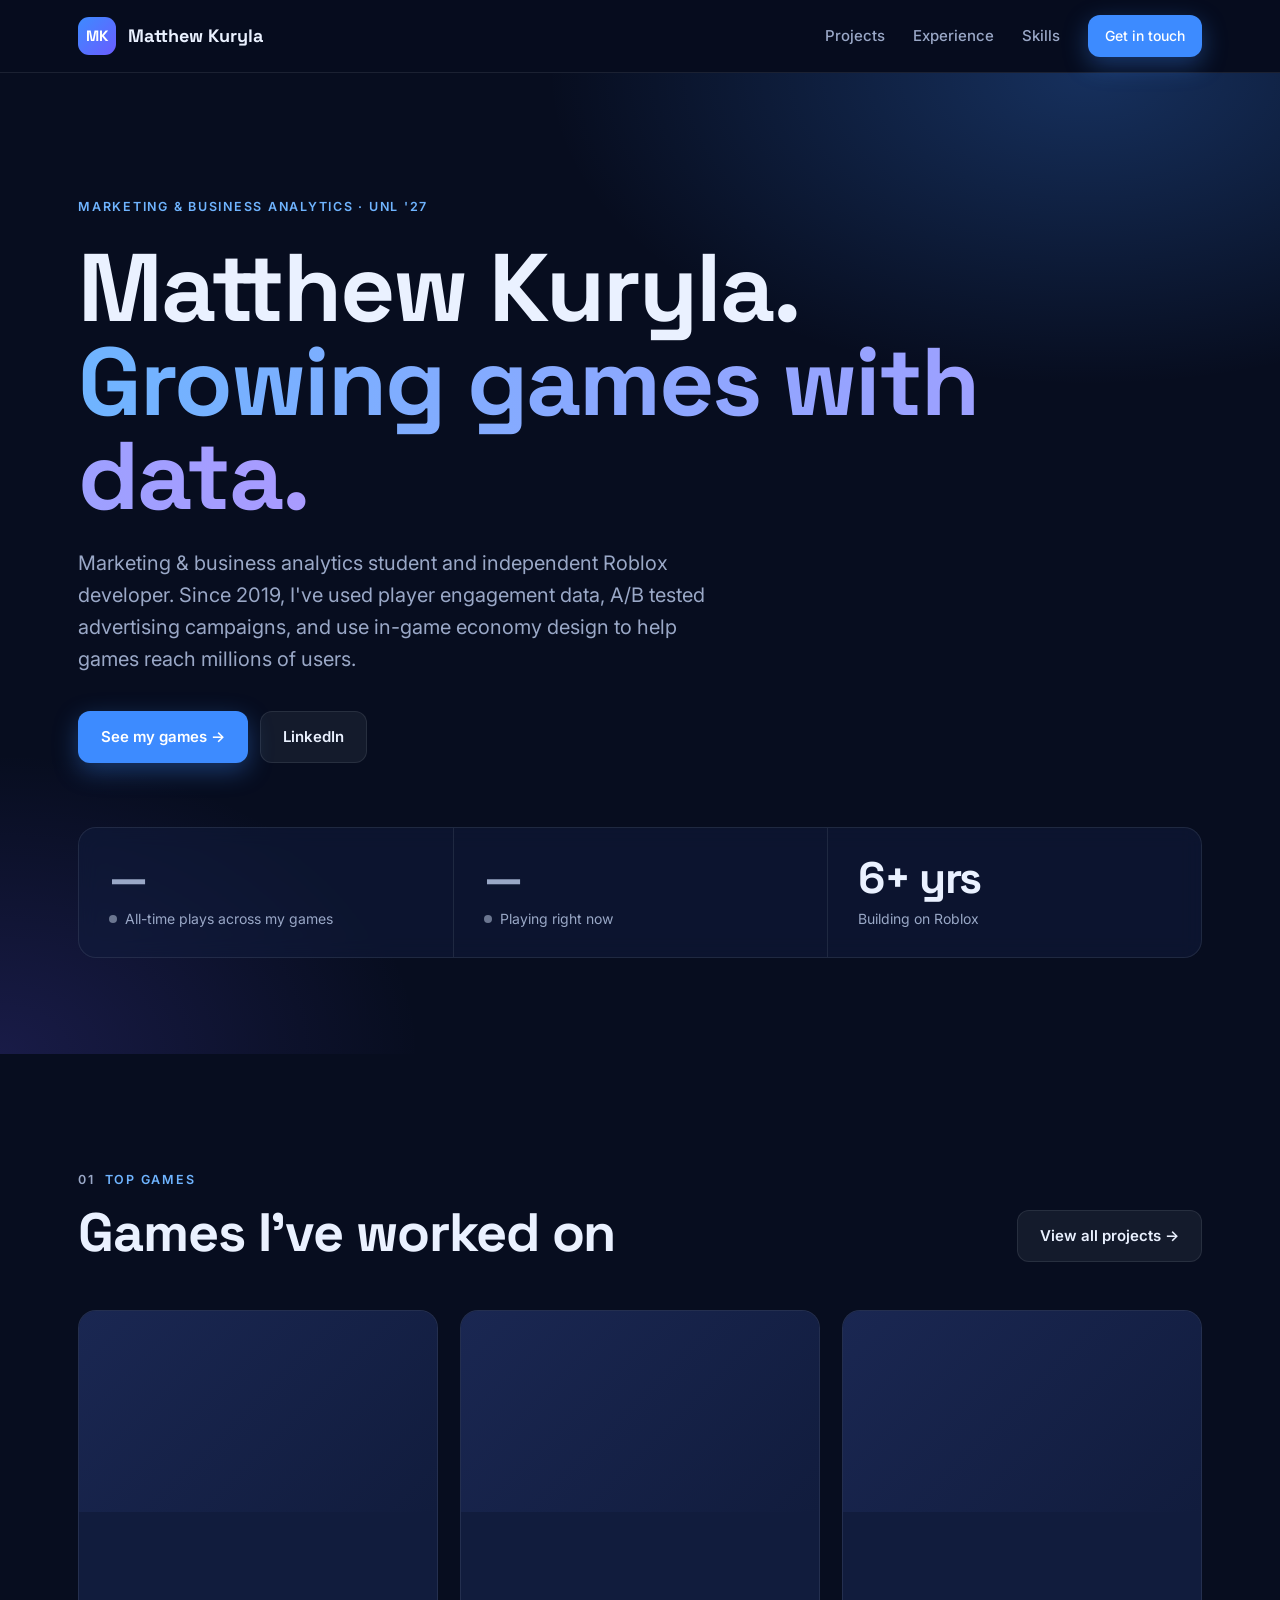
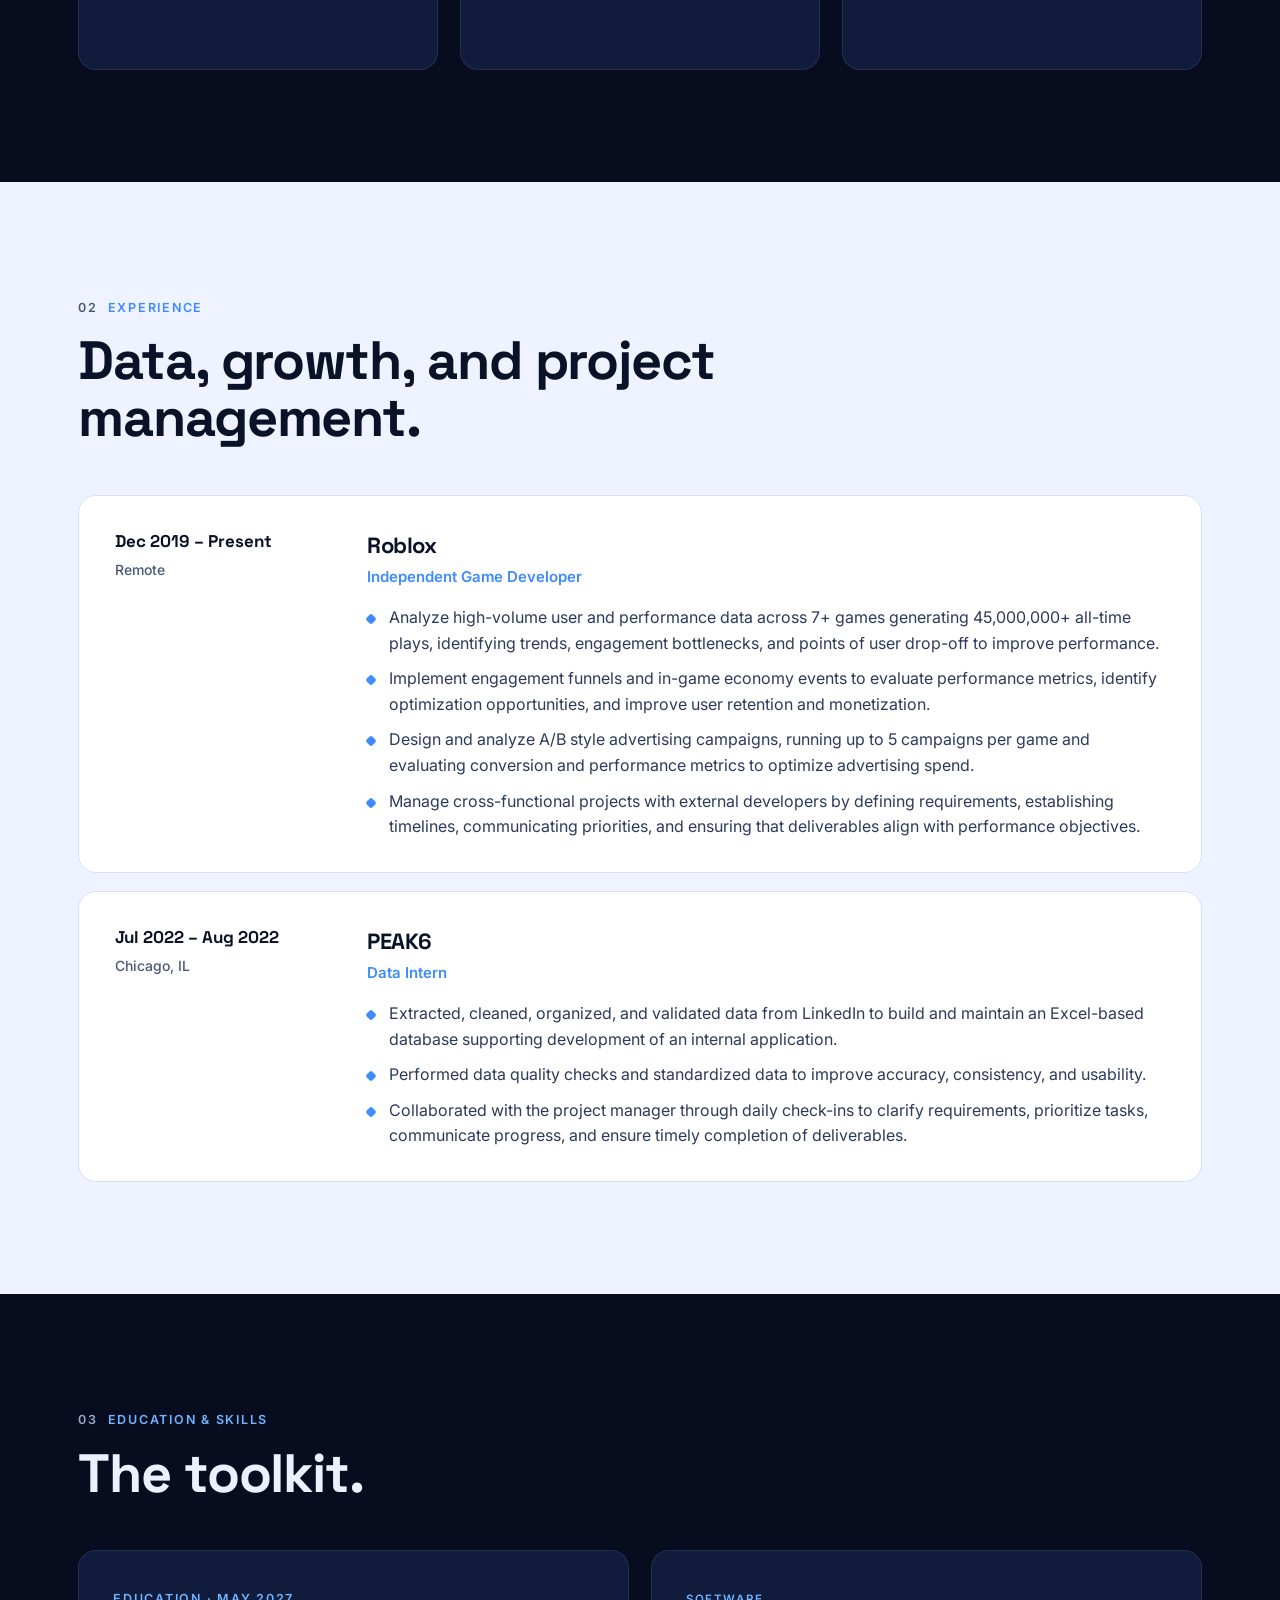
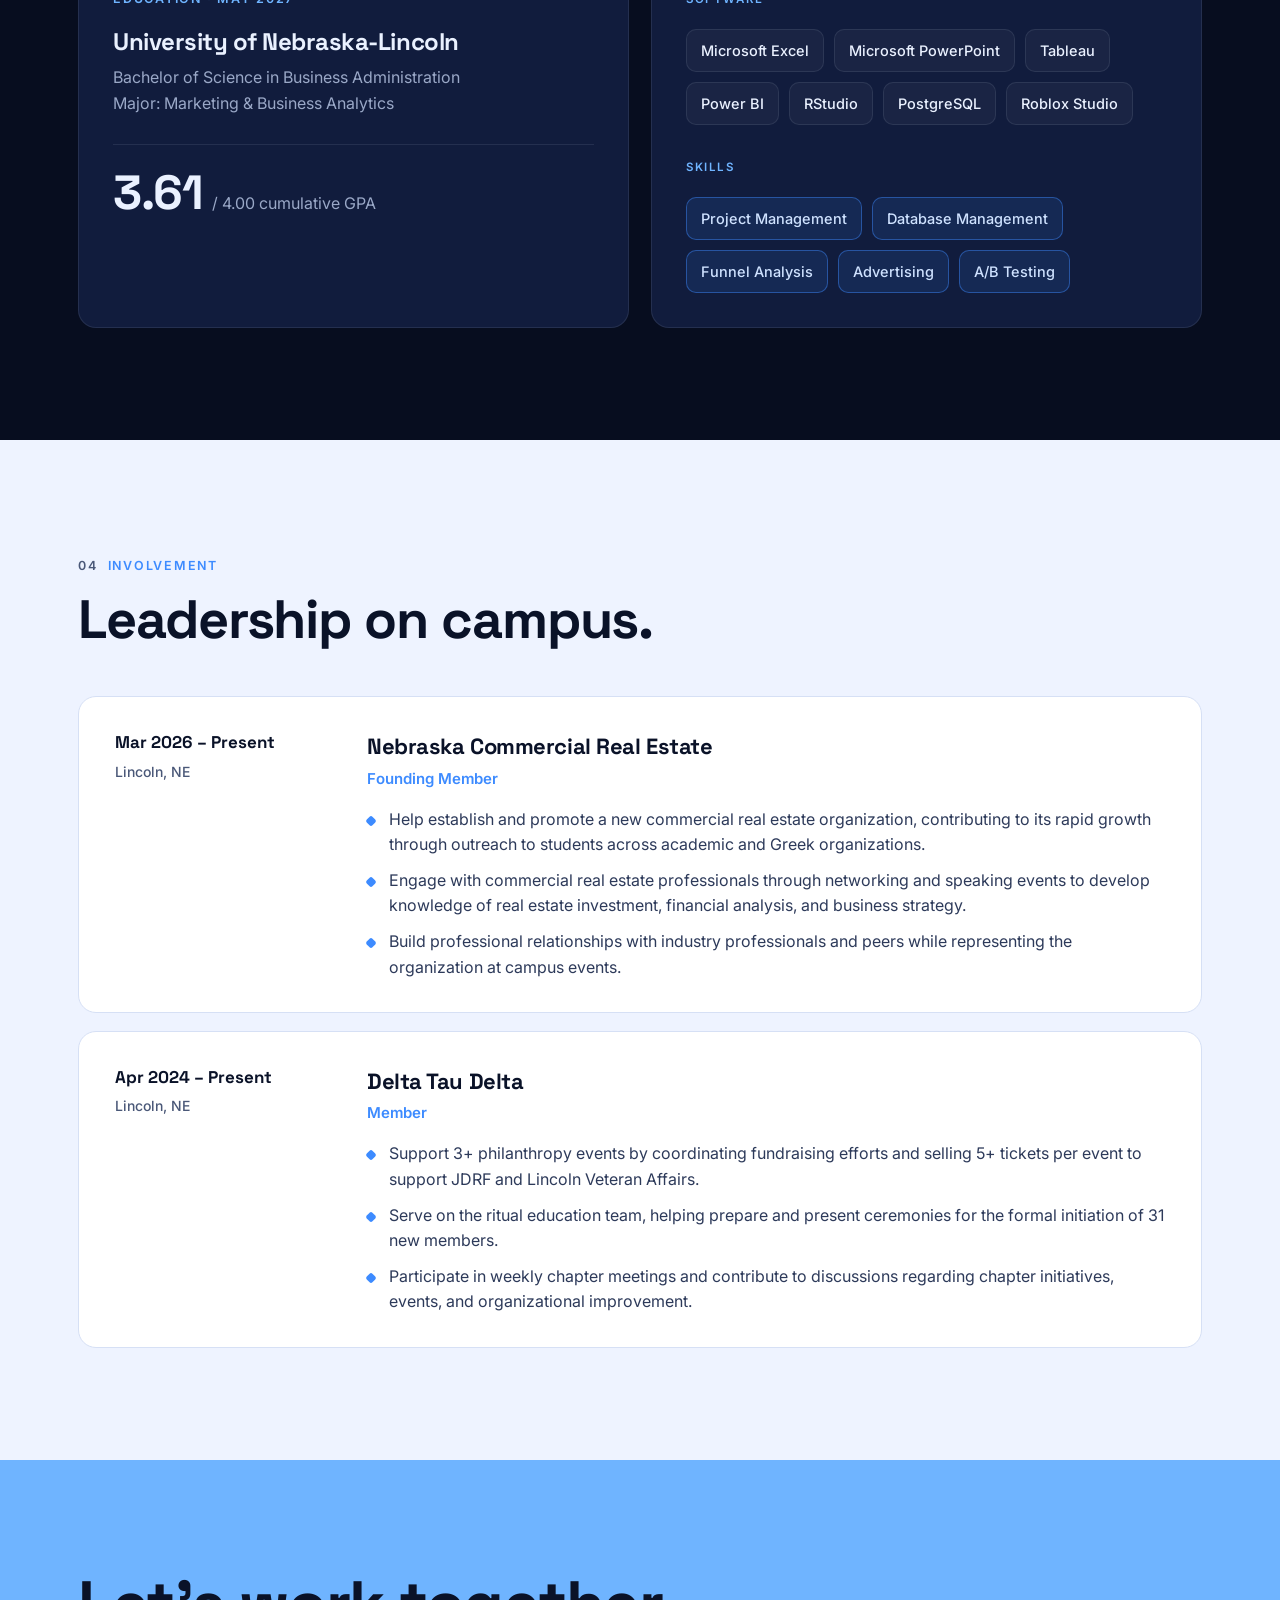
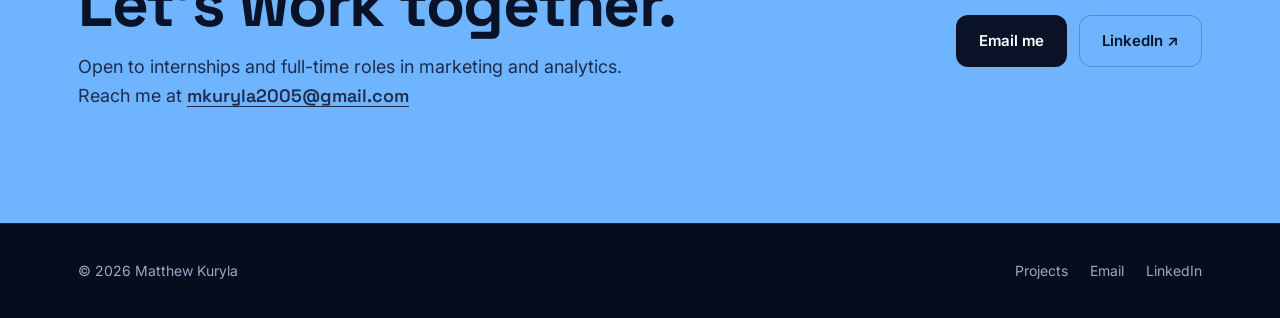
<file: index.html>
<!DOCTYPE html>
<html lang="en">
<head>
  <meta charset="UTF-8">
  <meta name="viewport" content="width=device-width, initial-scale=1.0">
  <title>Matthew Kuryla · Analytics & Roblox Development</title>
  <meta name="description" content="Matthew Kuryla: marketing & business analytics student at the University of Nebraska-Lincoln and independent Roblox game developer with 45M+ plays.">
  <meta name="theme-color" content="#070d1f">
  <link rel="preconnect" href="https://fonts.googleapis.com">
  <link rel="preconnect" href="https://fonts.gstatic.com" crossorigin>
  <link href="https://fonts.googleapis.com/css2?family=Inter:wght@400;500;600;700&family=Space+Grotesk:wght@500;600;700&display=swap" rel="stylesheet">
  <link rel="stylesheet" href="style.css?v=4">
</head>
<body>
  <nav class="nav">
    <div class="container">
      <a class="brand" href="index.html"><span class="mono">MK</span><span class="name">Matthew Kuryla</span></a>
      <div class="nav-links">
        <a href="projects.html">Projects</a>
        <a href="#experience">Experience</a>
        <a href="#skills">Skills</a>
        <a class="btn btn-primary" href="#contact">Get in touch</a>
      </div>
    </div>
  </nav>

  <header class="hero">
    <div class="hero-bg" id="hero-bg" aria-hidden="true"></div>
    <div class="container">
      <span class="eyebrow">Marketing &amp; Business Analytics · UNL '27</span>
      <h1>Matthew Kuryla.<br><span class="grad">Growing games with data.</span></h1>
      <p class="lead">Marketing &amp; business analytics student and independent Roblox developer. Since 2019, I've used player engagement data, A/B tested advertising campaigns, and use in-game economy design to help games reach millions of users.</p>
      <div class="btn-row">
        <a class="btn btn-primary" href="projects.html">See my games →</a>
        <a class="btn btn-ghost" href="https://www.linkedin.com/in/matthew-kuryla/" target="_blank" rel="noopener">LinkedIn</a>
      </div>
      <div class="hero-stats">
        <div>
          <div class="stat-num pending" data-total="visits">—</div>
          <div class="stat-label"><span class="live-dot off total-dot"></span>All-time plays across my games</div>
        </div>
        <div>
          <div class="stat-num pending" data-total="playing">—</div>
          <div class="stat-label"><span class="live-dot off total-dot"></span>Playing right now</div>
        </div>
        <div>
          <div class="stat-num">6+ yrs</div>
          <div class="stat-label">Building on Roblox</div>
        </div>
      </div>
    </div>
  </header>

  <section id="games-preview">
    <div class="container">
      <div class="section-head reveal">
        <div>
          <span class="eyebrow"><span class="num">01</span> Top games</span>
          <h2>Games I've worked on</h2>
        </div>
        <a class="btn btn-ghost" href="projects.html">View all projects →</a>
      </div>
      <div class="games-grid three" id="games" data-limit="3"></div>
    </div>
  </section>

  <section id="experience" class="light">
    <div class="container">
      <div class="section-head reveal">
        <div>
          <span class="eyebrow"><span class="num">02</span> Experience</span>
          <h2>Data, growth, and project management.</h2>
        </div>
      </div>
      <div class="timeline">
        <article class="entry reveal">
          <div class="when"><strong>Dec 2019 – Present</strong>Remote</div>
          <div>
            <h3>Roblox</h3>
            <div class="role">Independent Game Developer</div>
            <ul>
              <li>Analyze high-volume user and performance data across 7+ games generating 45,000,000+ all-time plays, identifying trends, engagement bottlenecks, and points of user drop-off to improve performance.</li>
              <li>Implement engagement funnels and in-game economy events to evaluate performance metrics, identify optimization opportunities, and improve user retention and monetization.</li>
              <li>Design and analyze A/B style advertising campaigns, running up to 5 campaigns per game and evaluating conversion and performance metrics to optimize advertising spend.</li>
              <li>Manage cross-functional projects with external developers by defining requirements, establishing timelines, communicating priorities, and ensuring that deliverables align with performance objectives.</li>
            </ul>
          </div>
        </article>
        <article class="entry reveal">
          <div class="when"><strong>Jul 2022 – Aug 2022</strong>Chicago, IL</div>
          <div>
            <h3>PEAK6</h3>
            <div class="role">Data Intern</div>
            <ul>
              <li>Extracted, cleaned, organized, and validated data from LinkedIn to build and maintain an Excel-based database supporting development of an internal application.</li>
              <li>Performed data quality checks and standardized data to improve accuracy, consistency, and usability.</li>
              <li>Collaborated with the project manager through daily check-ins to clarify requirements, prioritize tasks, communicate progress, and ensure timely completion of deliverables.</li>
            </ul>
          </div>
        </article>
      </div>
    </div>
  </section>

  <section id="skills">
    <div class="container">
      <div class="section-head reveal">
        <div>
          <span class="eyebrow"><span class="num">03</span> Education &amp; skills</span>
          <h2>The toolkit.</h2>
        </div>
      </div>
      <div class="split">
        <div class="panel reveal">
          <span class="eyebrow">Education · May 2027</span>
          <h3>University of Nebraska-Lincoln</h3>
          <div class="sub">Bachelor of Science in Business Administration<br>Major: Marketing &amp; Business Analytics</div>
          <div class="gpa"><strong>3.61</strong><span>/ 4.00 cumulative GPA</span></div>
        </div>
        <div class="panel reveal">
          <div class="skill-group">
            <span class="eyebrow">Software</span>
            <div class="chips">
              <span class="chip">Microsoft Excel</span>
              <span class="chip">Microsoft PowerPoint</span>
              <span class="chip">Tableau</span>
              <span class="chip">Power BI</span>
              <span class="chip">RStudio</span>
              <span class="chip">PostgreSQL</span>
              <span class="chip">Roblox Studio</span>
            </div>
          </div>
          <div class="skill-group">
            <span class="eyebrow">Skills</span>
            <div class="chips">
              <span class="chip accent">Project Management</span>
              <span class="chip accent">Database Management</span>
              <span class="chip accent">Funnel Analysis</span>
              <span class="chip accent">Advertising</span>
              <span class="chip accent">A/B Testing</span>
            </div>
          </div>
        </div>
      </div>
    </div>
  </section>

  <section id="involvement" class="light">
    <div class="container">
      <div class="section-head reveal">
        <div>
          <span class="eyebrow"><span class="num">04</span> Involvement</span>
          <h2>Leadership on campus.</h2>
        </div>
      </div>
      <div class="timeline">
        <article class="entry reveal">
          <div class="when"><strong>Mar 2026 – Present</strong>Lincoln, NE</div>
          <div>
            <h3>Nebraska Commercial Real Estate</h3>
            <div class="role">Founding Member</div>
            <ul>
              <li>Help establish and promote a new commercial real estate organization, contributing to its rapid growth through outreach to students across academic and Greek organizations.</li>
              <li>Engage with commercial real estate professionals through networking and speaking events to develop knowledge of real estate investment, financial analysis, and business strategy.</li>
              <li>Build professional relationships with industry professionals and peers while representing the organization at campus events.</li>
            </ul>
          </div>
        </article>
        <article class="entry reveal">
          <div class="when"><strong>Apr 2024 – Present</strong>Lincoln, NE</div>
          <div>
            <h3>Delta Tau Delta</h3>
            <div class="role">Member</div>
            <ul>
              <li>Support 3+ philanthropy events by coordinating fundraising efforts and selling 5+ tickets per event to support JDRF and Lincoln Veteran Affairs.</li>
              <li>Serve on the ritual education team, helping prepare and present ceremonies for the formal initiation of 31 new members.</li>
              <li>Participate in weekly chapter meetings and contribute to discussions regarding chapter initiatives, events, and organizational improvement.</li>
            </ul>
          </div>
        </article>
      </div>
    </div>
  </section>

  <section id="contact" class="cta">
    <div class="container">
      <div class="reveal">
        <h2>Let's work together.</h2>
        <p>Open to internships and full-time roles in marketing and analytics.<br>Reach me at <a class="email" href="mailto:mkuryla2005@gmail.com">mkuryla2005@gmail.com</a></p>
      </div>
      <div class="btn-row reveal">
        <a class="btn btn-dark" href="mailto:mkuryla2005@gmail.com">Email me</a>
        <a class="btn btn-outline-dark" href="https://www.linkedin.com/in/matthew-kuryla/" target="_blank" rel="noopener">LinkedIn ↗</a>
      </div>
    </div>
  </section>

  <footer>
    <div class="container">
      <div>© <span class="year"></span> Matthew Kuryla</div>
      <div class="foot-links">
        <a href="projects.html">Projects</a>
        <a href="mailto:mkuryla2005@gmail.com">Email</a>
        <a href="https://www.linkedin.com/in/matthew-kuryla/" target="_blank" rel="noopener">LinkedIn</a>
      </div>
    </div>
  </footer>

  <script src="games.js?v=4"></script>
  <script src="projects.js?v=4"></script>
</body>
</html>
</file>
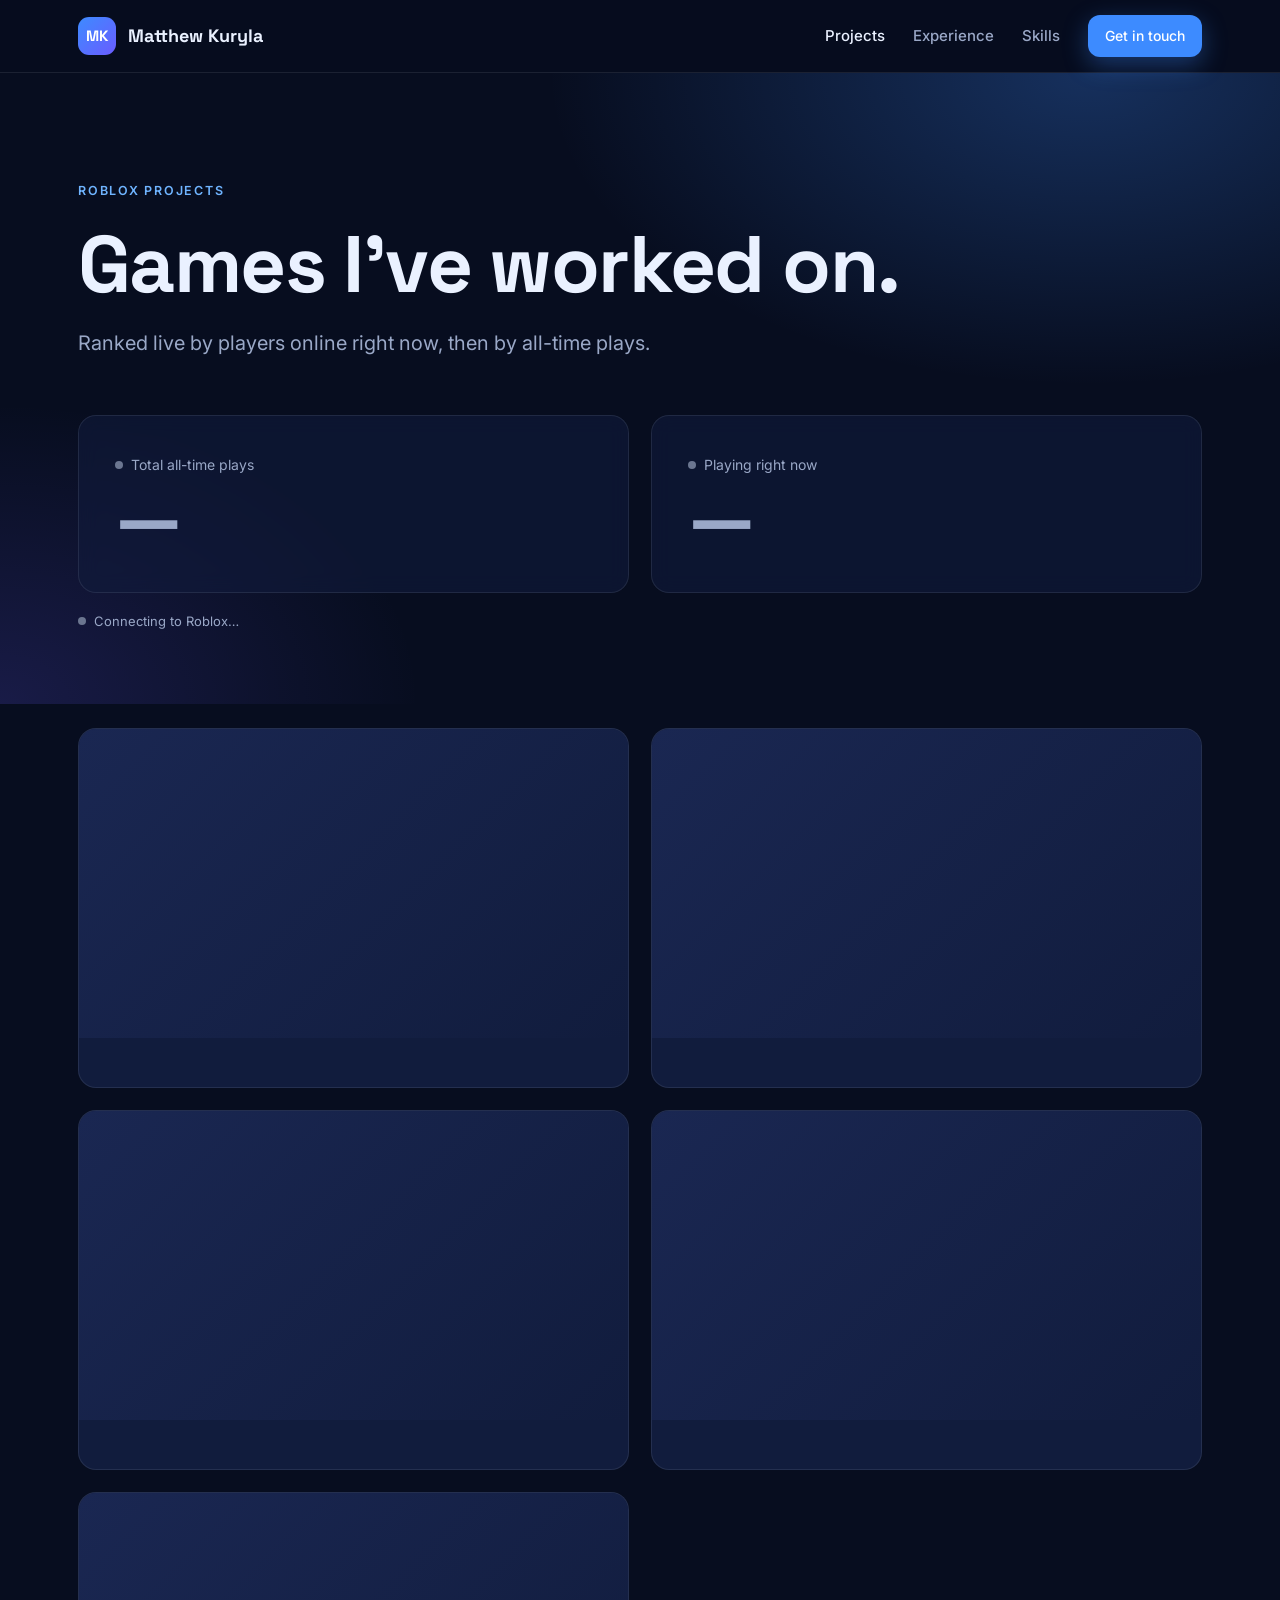
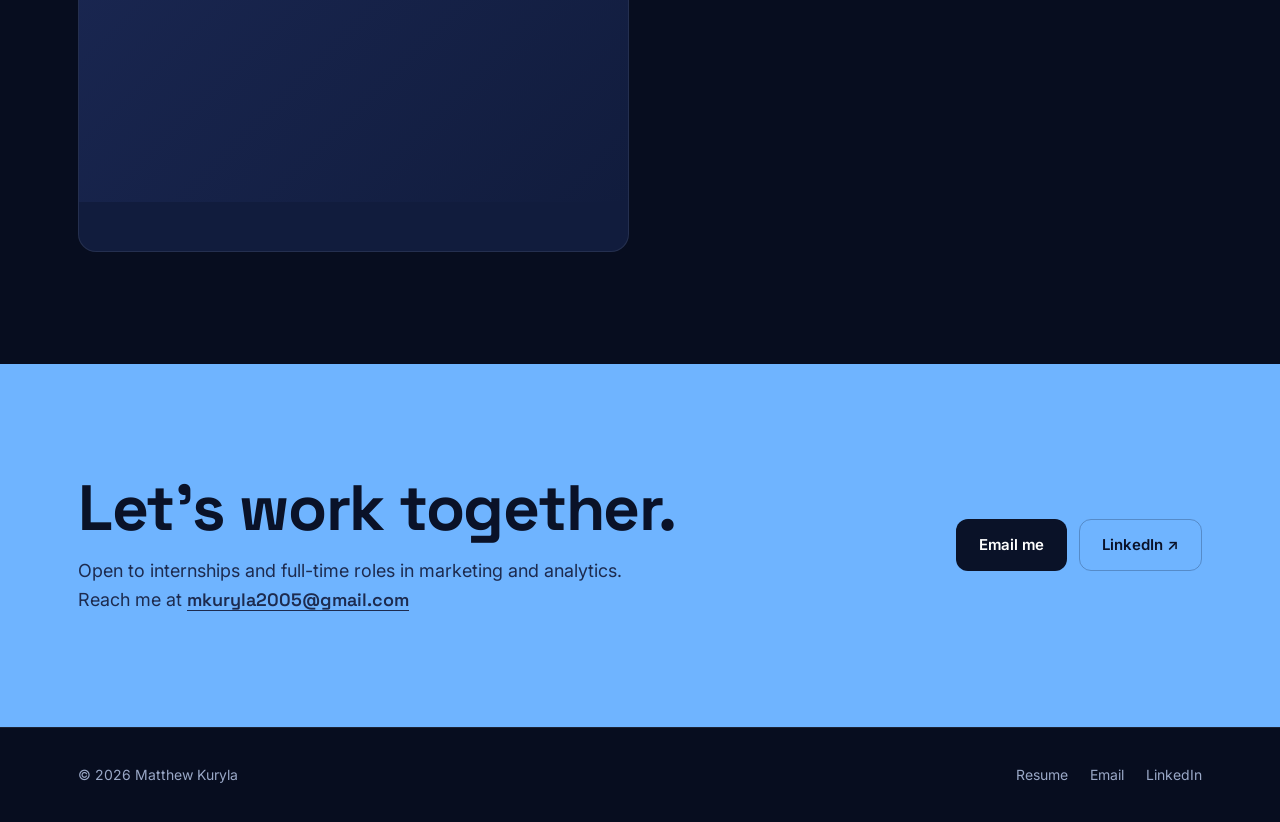
<file: projects.html>
<!DOCTYPE html>
<html lang="en">
<head>
  <meta charset="UTF-8">
  <meta name="viewport" content="width=device-width, initial-scale=1.0">
  <title>Projects · Matthew Kuryla</title>
  <meta name="description" content="Roblox games Matthew Kuryla has worked on, with live player counts and all-time plays.">
  <meta name="theme-color" content="#070d1f">
  <link rel="preconnect" href="https://fonts.googleapis.com">
  <link rel="preconnect" href="https://fonts.gstatic.com" crossorigin>
  <link href="https://fonts.googleapis.com/css2?family=Inter:wght@400;500;600;700&family=Space+Grotesk:wght@500;600;700&display=swap" rel="stylesheet">
  <link rel="stylesheet" href="style.css?v=4">
</head>
<body>
  <nav class="nav">
    <div class="container">
      <a class="brand" href="index.html"><span class="mono">MK</span><span class="name">Matthew Kuryla</span></a>
      <div class="nav-links">
        <a href="projects.html" class="active">Projects</a>
        <a href="index.html#experience">Experience</a>
        <a href="index.html#skills">Skills</a>
        <a class="btn btn-primary" href="index.html#contact">Get in touch</a>
      </div>
    </div>
  </nav>

  <header class="hero page-hero">
    <div class="hero-bg" id="hero-bg" aria-hidden="true"></div>
    <div class="container">
      <span class="eyebrow">Roblox projects</span>
      <h1>Games I've worked on.</h1>
      <p class="lead" style="margin-top: 22px;">Ranked live by players online right now, then by all-time plays.</p>
      <div class="counter-row">
        <div class="counter">
          <div class="stat-label"><span class="live-dot off total-dot"></span>Total all-time plays</div>
          <div class="stat-num pending" data-total="visits">—</div>
        </div>
        <div class="counter">
          <div class="stat-label"><span class="live-dot off total-dot"></span>Playing right now</div>
          <div class="stat-num pending" data-total="playing">—</div>
        </div>
      </div>
      <div class="live-note" id="live-note"><span class="live-dot off"></span>Connecting to Roblox…</div>
    </div>
  </header>

  <section style="padding-top: 24px;">
    <div class="container">
      <div class="games-grid" id="games" data-featured></div>
    </div>
  </section>

  <section class="cta">
    <div class="container">
      <div>
        <h2>Let's work together.</h2>
        <p>Open to internships and full-time roles in marketing and analytics.<br>Reach me at <a class="email" href="mailto:mkuryla2005@gmail.com">mkuryla2005@gmail.com</a></p>
      </div>
      <div class="btn-row">
        <a class="btn btn-dark" href="mailto:mkuryla2005@gmail.com">Email me</a>
        <a class="btn btn-outline-dark" href="https://www.linkedin.com/in/matthew-kuryla/" target="_blank" rel="noopener">LinkedIn ↗</a>
      </div>
    </div>
  </section>

  <footer>
    <div class="container">
      <div>© <span class="year"></span> Matthew Kuryla</div>
      <div class="foot-links">
        <a href="index.html">Resume</a>
        <a href="mailto:mkuryla2005@gmail.com">Email</a>
        <a href="https://www.linkedin.com/in/matthew-kuryla/" target="_blank" rel="noopener">LinkedIn</a>
      </div>
    </div>
  </footer>

  <script src="games.js?v=4"></script>
  <script src="projects.js?v=4"></script>
</body>
</html>
</file>
<file: style.css>
:root {
  --ink: #070d1f;
  --navy: #0a1228;
  --navy-2: #111c3d;
  --navy-3: #1a2752;
  --line: rgba(234, 241, 255, 0.09);
  --text: #eaf1ff;
  --muted: #9aa8c7;
  --accent: #3d8bff;
  --accent-2: #6fb4ff;
  --paper: #eef3ff;
  --paper-2: #ffffff;
  --paper-line: #d6e0f5;
  --ink-text: #0a1228;
  --ink-muted: #4a5878;
  --live: #22c55e;
  --radius: 18px;
  --display: "Space Grotesk", "Inter", system-ui, sans-serif;
  --body: "Inter", system-ui, -apple-system, "Segoe UI", Roboto, sans-serif;
}

* { box-sizing: border-box; }

html { scroll-behavior: smooth; scroll-padding-top: 80px; }

body {
  margin: 0;
  font-family: var(--body);
  background: var(--ink);
  color: var(--text);
  line-height: 1.6;
  -webkit-font-smoothing: antialiased;
  overflow-x: hidden;
}

a { color: inherit; text-decoration: none; }
img { display: block; max-width: 100%; }

.container { max-width: 1180px; margin: 0 auto; padding: 0 28px; }

.eyebrow {
  display: inline-flex;
  align-items: center;
  gap: 10px;
  font-size: 12.5px;
  font-weight: 600;
  letter-spacing: 0.14em;
  text-transform: uppercase;
  color: var(--accent-2);
}
.eyebrow .num { color: var(--muted); }
.light .eyebrow { color: var(--accent); }
.light .eyebrow .num { color: var(--ink-muted); }

h1, h2, h3 { font-family: var(--display); letter-spacing: -0.02em; margin: 0; }

.nav {
  position: sticky;
  top: 0;
  z-index: 50;
  background: rgba(7, 13, 31, 0.72);
  backdrop-filter: blur(14px);
  -webkit-backdrop-filter: blur(14px);
  border-bottom: 1px solid var(--line);
}
.nav .container { display: flex; align-items: center; justify-content: space-between; height: 72px; gap: 16px; }
.brand { display: flex; align-items: center; gap: 12px; font-family: var(--display); font-weight: 700; font-size: 18px; }
.mono {
  width: 38px; height: 38px;
  display: grid; place-items: center;
  border-radius: 11px;
  background: linear-gradient(135deg, var(--accent), #6a5cff);
  color: #fff;
  font-size: 15px;
  letter-spacing: 0;
}
.nav-links { display: flex; align-items: center; gap: 28px; }
.nav-links a { color: var(--muted); font-weight: 500; font-size: 15px; transition: color 0.15s; }
.nav-links a:hover, .nav-links a.active { color: var(--text); }

.btn {
  display: inline-flex;
  align-items: center;
  justify-content: center;
  gap: 8px;
  padding: 13px 22px;
  border-radius: 12px;
  font-weight: 600;
  font-size: 15px;
  border: 1px solid transparent;
  transition: transform 0.15s ease, background 0.15s ease, border-color 0.15s ease;
  white-space: nowrap;
}
.btn:hover { transform: translateY(-1px); }
.btn-primary { background: var(--accent); color: #fff; box-shadow: 0 8px 24px rgba(61, 139, 255, 0.35); }
.btn-primary:hover { background: #2f7cf0; }
.btn-ghost { background: rgba(234, 241, 255, 0.06); color: var(--text); border-color: var(--line); }
.btn-ghost:hover { border-color: rgba(234, 241, 255, 0.25); }
.btn-dark { background: var(--navy); color: #fff; }
.btn-dark:hover { background: var(--navy-3); }
.btn-outline-dark { color: var(--ink-text); border-color: rgba(10, 18, 40, 0.25); }
.btn-outline-dark:hover { border-color: var(--ink-text); }
.nav .btn { padding: 9px 16px; font-size: 14px; }
.nav-links a.btn-primary, .nav-links a.btn-primary:hover { color: #fff; }

.hero {
  position: relative;
  overflow: hidden;
  padding: 120px 0 96px;
  isolation: isolate;
}
.hero-bg {
  position: absolute;
  inset: -40px;
  z-index: -3;
  display: grid;
  grid-template-columns: repeat(3, 1fr);
  gap: 12px;
  opacity: 0.6;
  filter: blur(2px) saturate(1.15);
  transform: rotate(-4deg) scale(1.08);
}
.hero-bg div { background-size: cover; background-position: center; border-radius: 16px; min-height: 240px; }
.hero::before {
  content: "";
  position: absolute;
  inset: 0;
  z-index: -2;
  background:
    radial-gradient(900px 520px at 85% 0%, rgba(61, 139, 255, 0.28), transparent 60%),
    radial-gradient(700px 500px at 0% 100%, rgba(106, 92, 255, 0.18), transparent 60%),
    linear-gradient(90deg, rgba(7, 13, 31, 0.88) 0%, rgba(7, 13, 31, 0.55) 60%, rgba(7, 13, 31, 0.35) 100%),
    linear-gradient(180deg, rgba(7, 13, 31, 0.2) 0%, rgba(7, 13, 31, 0.45) 70%, var(--ink) 100%);
}
.hero h1 { font-size: clamp(46px, 8vw, 96px); line-height: 0.98; font-weight: 700; margin: 22px 0 24px; }
.hero h1 .grad {
  background: linear-gradient(90deg, var(--accent-2), #a99bff);
  -webkit-background-clip: text;
  background-clip: text;
  color: transparent;
}
.hero .lead { font-size: clamp(17px, 2vw, 20px); color: var(--muted); max-width: 640px; margin: 0 0 36px; }
.btn-row { display: flex; gap: 12px; flex-wrap: wrap; }

.hero-stats {
  margin-top: 64px;
  display: grid;
  grid-template-columns: repeat(3, 1fr);
  border: 1px solid var(--line);
  border-radius: var(--radius);
  background: rgba(17, 28, 61, 0.55);
  backdrop-filter: blur(10px);
  -webkit-backdrop-filter: blur(10px);
  overflow: hidden;
}
.hero-stats > div { padding: 26px 30px; }
.hero-stats > div + div { border-left: 1px solid var(--line); }
.stat-num { font-family: var(--display); font-size: clamp(30px, 4vw, 44px); font-weight: 700; letter-spacing: -0.03em; font-variant-numeric: tabular-nums; line-height: 1.1; }
.stat-label { color: var(--muted); font-size: 14px; display: flex; align-items: center; gap: 8px; margin-top: 6px; }

.live-dot {
  width: 8px; height: 8px; border-radius: 50%;
  background: var(--live);
  flex: none;
  animation: pulse 1.8s infinite;
}
.live-dot.off { background: #6b7690; animation: none; }
@keyframes pulse {
  0% { box-shadow: 0 0 0 0 rgba(34, 197, 94, 0.55); }
  70% { box-shadow: 0 0 0 8px rgba(34, 197, 94, 0); }
  100% { box-shadow: 0 0 0 0 rgba(34, 197, 94, 0); }
}

section { padding: 112px 0; position: relative; }
.light { background: var(--paper); color: var(--ink-text); }
.section-head { display: flex; justify-content: space-between; align-items: flex-end; gap: 24px; margin-bottom: 48px; flex-wrap: wrap; }
.section-head h2 { font-size: clamp(34px, 5vw, 54px); line-height: 1.05; margin-top: 14px; max-width: 720px; }
.section-head p { color: var(--muted); max-width: 440px; margin: 0; }
.light .section-head p { color: var(--ink-muted); }

.games-grid { display: grid; grid-template-columns: repeat(2, 1fr); gap: 22px; }
.games-grid.three { grid-template-columns: repeat(3, 1fr); }
.game {
  position: relative;
  background: var(--navy-2);
  border: 1px solid var(--line);
  border-radius: var(--radius);
  overflow: hidden;
  display: flex;
  flex-direction: column;
  transition: transform 0.25s ease, border-color 0.25s ease, box-shadow 0.25s ease;
}
.game:hover { transform: translateY(-4px); border-color: rgba(111, 180, 255, 0.4); box-shadow: 0 18px 50px rgba(0, 0, 0, 0.45); }
.game .thumb {
  display: block;
  position: relative;
  aspect-ratio: 16 / 9;
  background: linear-gradient(135deg, var(--navy-3), var(--navy-2));
  overflow: hidden;
}
.game .thumb img { width: 100%; height: 100%; object-fit: cover; transition: transform 0.5s ease; }
.game:hover .thumb img { transform: scale(1.04); }
.badge-row { position: absolute; top: 14px; left: 14px; right: 14px; display: flex; justify-content: space-between; gap: 8px; }
.badge {
  background: rgba(7, 13, 31, 0.78);
  backdrop-filter: blur(6px);
  -webkit-backdrop-filter: blur(6px);
  color: #fff;
  font-weight: 600;
  font-size: 13px;
  padding: 6px 11px;
  border-radius: 999px;
  display: inline-flex;
  align-items: center;
  gap: 7px;
  font-variant-numeric: tabular-nums;
}
.game-body { padding: 22px 24px 24px; display: flex; flex-direction: column; gap: 14px; flex: 1; }
.game-body h3 { font-size: 22px; font-weight: 700; }
.meta { color: var(--muted); font-size: 14px; margin-top: -8px; }
.game-stats { display: grid; grid-template-columns: 1fr 1fr; gap: 1px; background: var(--line); border-radius: 12px; overflow: hidden; }
.game-stats div { background: var(--navy); padding: 12px 14px; font-size: 13px; color: var(--muted); }
.game-stats strong { display: block; font-family: var(--display); font-size: 20px; color: var(--text); font-variant-numeric: tabular-nums; }
.game-stats .now strong { color: var(--live); }
.role-label { font-size: 11.5px; font-weight: 600; letter-spacing: 0.14em; text-transform: uppercase; color: var(--accent-2); margin-bottom: -6px; }
.bio { color: #c4cfe6; margin: 0; font-size: 15px; line-height: 1.65; }
.games-grid.three .bio { display: -webkit-box; -webkit-line-clamp: 4; -webkit-box-orient: vertical; overflow: hidden; }
.loading .stat-num, .stat-num.pending { color: var(--muted); }
.game-link { margin-top: auto; color: var(--accent-2); font-weight: 600; font-size: 15px; display: inline-flex; gap: 6px; align-items: center; }
.game-link span { transition: transform 0.2s; }
.game:hover .game-link span { transform: translate(2px, -2px); }

.game.featured { grid-column: 1 / -1; flex-direction: row; }
.game.featured .thumb { flex: 1.35; aspect-ratio: auto; min-height: 340px; }
.game.featured .game-body { flex: 1; padding: 36px; justify-content: center; }
.game.featured h3 { font-size: 34px; }
.game.featured .game-stats strong { font-size: 26px; }
.game.featured .game-link { margin-top: 8px; }

.game.skeleton { min-height: 360px; animation: shimmer 1.2s ease-in-out infinite alternate; }
.game.skeleton .thumb { aspect-ratio: 16 / 9; }
@keyframes shimmer { from { opacity: 0.55; } to { opacity: 0.9; } }

.live-note { color: var(--muted); font-size: 13px; margin-top: 18px; display: flex; align-items: center; gap: 8px; }

.timeline { display: grid; gap: 18px; }
.entry {
  display: grid;
  grid-template-columns: 220px 1fr;
  gap: 32px;
  background: var(--paper-2);
  border: 1px solid var(--paper-line);
  border-radius: var(--radius);
  padding: 32px 36px;
}
.entry .when { color: var(--ink-muted); font-size: 14px; font-weight: 500; }
.entry .when strong { display: block; color: var(--ink-text); font-family: var(--display); font-size: 17px; margin-bottom: 4px; }
.entry h3 { font-size: 22px; }
.entry .role { color: var(--accent); font-weight: 600; font-size: 15px; margin-top: 2px; }
.entry ul { margin: 16px 0 0; padding-left: 0; list-style: none; display: grid; gap: 10px; color: #2d3a5a; }
.entry li { position: relative; padding-left: 22px; }
.entry li::before { content: ""; position: absolute; left: 0; top: 10px; width: 8px; height: 8px; border-radius: 2px; background: var(--accent); transform: rotate(45deg); }

.split { display: grid; grid-template-columns: 1fr 1fr; gap: 22px; }
.panel {
  background: var(--navy-2);
  border: 1px solid var(--line);
  border-radius: var(--radius);
  padding: 34px;
}
.panel h3 { font-size: 24px; margin-top: 12px; }
.panel .sub { color: var(--muted); margin-top: 4px; }
.gpa { display: flex; align-items: baseline; gap: 10px; margin-top: 28px; padding-top: 24px; border-top: 1px solid var(--line); }
.gpa strong { font-family: var(--display); font-size: 48px; letter-spacing: -0.03em; line-height: 1; }
.gpa span { color: var(--muted); }
.chips { display: flex; flex-wrap: wrap; gap: 10px; margin-top: 18px; }
.chip {
  border: 1px solid var(--line);
  background: rgba(234, 241, 255, 0.04);
  border-radius: 10px;
  padding: 9px 14px;
  font-weight: 500;
  font-size: 14.5px;
}
.chip.accent { border-color: rgba(61, 139, 255, 0.45); background: rgba(61, 139, 255, 0.12); color: #cfe2ff; }
.skill-group + .skill-group { margin-top: 28px; }
.skill-group .eyebrow { font-size: 11.5px; }

.cta {
  background: var(--accent-2);
  color: var(--ink-text);
  overflow: hidden;
  isolation: isolate;
}
.cta .container { display: flex; justify-content: space-between; align-items: center; gap: 40px; flex-wrap: wrap; }
.cta h2 { font-size: clamp(36px, 5.5vw, 64px); line-height: 1.02; max-width: 620px; }
.cta p { margin: 16px 0 0; font-size: 18px; color: #1d2b4f; }
.cta .email { font-family: var(--display); font-weight: 600; text-decoration: underline; text-underline-offset: 4px; }

footer { background: var(--ink); border-top: 1px solid var(--line); padding: 36px 0; color: var(--muted); font-size: 14px; }
footer .container { display: flex; justify-content: space-between; gap: 16px; flex-wrap: wrap; }
footer a:hover { color: var(--text); }
.foot-links { display: flex; gap: 22px; }

.page-hero { padding: 104px 0 72px; }
.page-hero h1 { font-size: clamp(42px, 7vw, 80px); }
.counter-row { display: grid; grid-template-columns: 1fr 1fr; gap: 22px; margin-top: 56px; }
.counter {
  border: 1px solid var(--line);
  border-radius: var(--radius);
  background: rgba(17, 28, 61, 0.6);
  backdrop-filter: blur(10px);
  -webkit-backdrop-filter: blur(10px);
  padding: 32px 36px;
}
.counter .stat-num { font-size: clamp(40px, 7vw, 76px); }

.reveal { opacity: 0; transform: translateY(18px); transition: opacity 0.7s ease, transform 0.7s ease; }
.reveal.in { opacity: 1; transform: none; }

@media (prefers-reduced-motion: reduce) {
  .live-dot { animation: none; }
  .reveal { opacity: 1; transform: none; transition: none; }
  html { scroll-behavior: auto; }
}

@media (max-width: 960px) {
  .games-grid.three { grid-template-columns: 1fr 1fr; }
  .game.featured { flex-direction: column; }
  .game.featured .thumb { aspect-ratio: 16 / 9; min-height: 0; }
  .game.featured .game-body { padding: 24px; }
  .game.featured h3 { font-size: 26px; }
  .entry { grid-template-columns: 1fr; gap: 12px; }
  .split { grid-template-columns: 1fr; }
}

@media (max-width: 680px) {
  .container { padding: 0 18px; }
  .nav .btn { display: none; }
  .nav-links { gap: 18px; }
  .brand .name { display: none; }
  section { padding: 80px 0; }
  .hero { padding: 72px 0 64px; }
  .hero-stats { grid-template-columns: 1fr; }
  .hero-stats > div + div { border-left: 0; border-top: 1px solid var(--line); }
  .games-grid, .games-grid.three, .counter-row { grid-template-columns: 1fr; }
  .entry, .panel, .counter { padding: 24px; }
}
</file>
